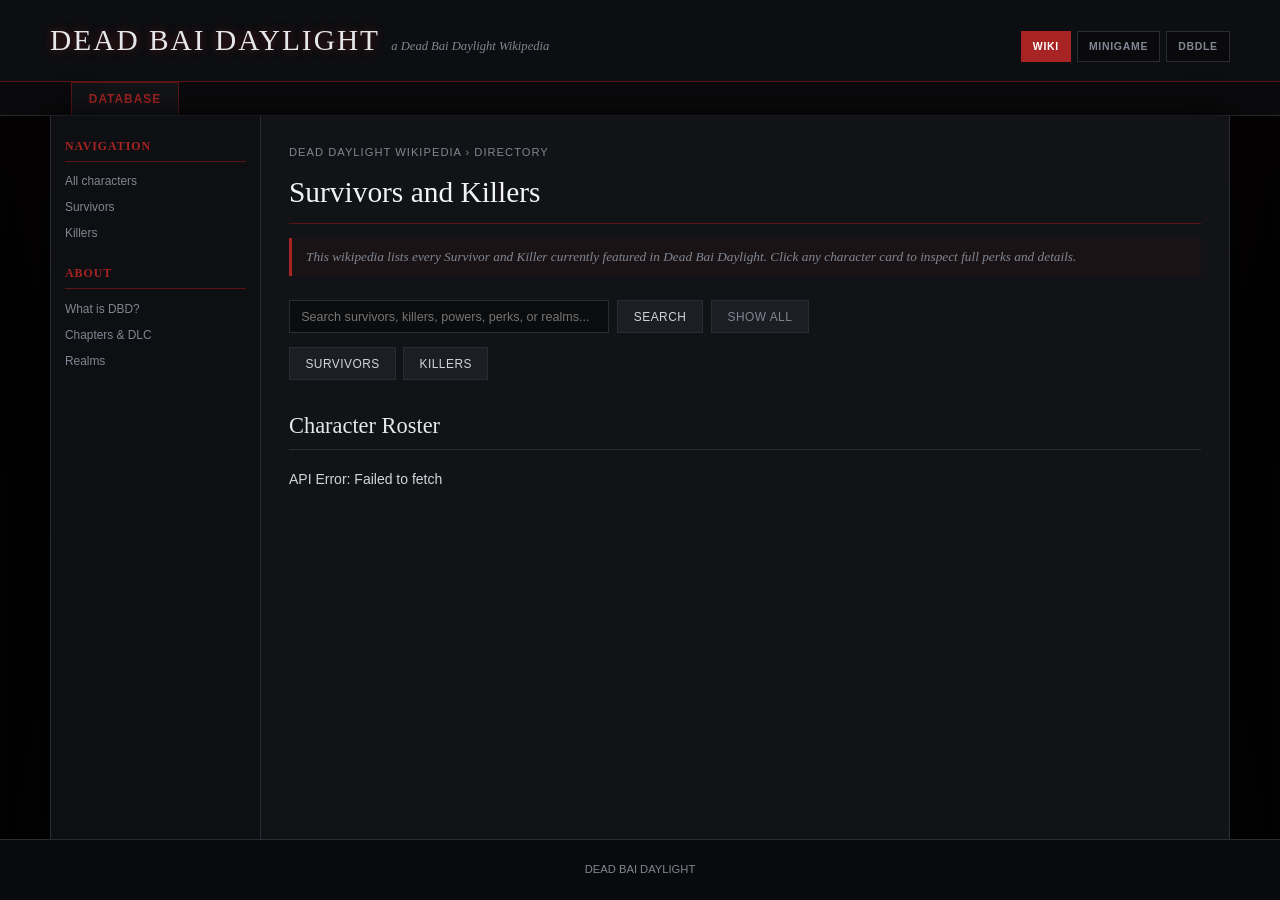
<file: web1/index.html>
<!DOCTYPE html>
<html lang="en">
<head>
    <meta charset="UTF-8">
    <meta name="viewport" content="width=device-width, initial-scale=1.0">
    <title>Dead Bai Daylight Character Directory — The Fog Wiki</title>
    <link rel="stylesheet" href="style.css">
</head>
<body>

    <header class="site-header">
        <div class="masthead-inner">
            <div class="wordmark">
                <h1>Dead Bai Daylight</h1>
                <span class="tagline">a Dead Bai Daylight Wikipedia</span>
            </div>

            <nav class="site-switcher" aria-label="DBD websites">
                <a class="site-switch-link active" href="https://my-fastapi-service-web1-two.vercel.app/">Wiki</a>
                <a class="site-switch-link" href="https://my-fastapi-service-web2-blue.vercel.app/">Minigame</a>
                <a class="site-switch-link" href="https://my-fastapi-service-web3-theta.vercel.app/">DBDle</a>
            </nav>
        </div>
    </header>

    <div class="tab-bar">
        <div class="tab-bar-inner">
            <button class="active" onclick="loadCharacters(0, '')">Database</button>
        </div>
    </div>

    <div class="page-frame">

        <nav class="wiki-sidebar">
            <h3>Navigation</h3>
            <ul>
                <li><a href="#" onclick="loadCharacters(0, ''); return false;">All characters</a></li>
                <li><a href="#" onclick="loadCharacters(0, 'Survivor'); return false;">Survivors</a></li>
                <li><a href="#" onclick="loadCharacters(0, 'Killer'); return false;">Killers</a></li>
            </ul>
            <h3>About</h3>
            <ul>
                <li><a href="#" onclick="return false;">What is DBD?</a></li>
                <li><a href="#" onclick="return false;">Chapters &amp; DLC</a></li>
                <li><a href="#" onclick="return false;">Realms</a></li>
            </ul>
        </nav>

        <main class="wiki-content">

            <p class="breadcrumb">Dead  Daylight Wikipedia &rsaquo; Directory</p>
            <h2 class="page-title">Survivors and Killers</h2>

            <p class="hatnote">
                This wikipedia lists every Survivor and Killer currently featured in <em>Dead Bai Daylight</em>. Click any character card to inspect full perks and details.
            </p>

            <section class="search">
                <div class="search-controls">
                    <input type="text" id="searchInput" placeholder="Search survivors, killers, powers, perks, or realms...">
                    <button onclick="searchCharacters(0)">Search</button>
                    <button class="secondary" onclick="loadCharacters(0, '')">Show all</button>
                </div>

                <div class="role-filters">
                    <button class="filter-btn" onclick="loadCharacters(0, 'Survivor')">Survivors</button>
                    <button class="filter-btn" onclick="loadCharacters(0, 'Killer')">Killers</button>
                </div>
            </section>

            <section>
                <h2>Character Roster</h2>
                <div id="characterList" class="agent-list">
                    Loading characters from the fog&hellip;
                </div>

                <div id="paginationContainer" class="pagination">
                    <!-- Dynamic pagination buttons load here -->
                </div>
            </section>

        </main>
    </div>

    <!-- CHARACTER DETAILS MODAL -->
    <div id="characterModal" class="modal">
        <div class="modal-content">
            <span class="close-btn" onclick="closeModal()">&times;</span>
            <div id="modalBody">
                <!-- Dynamic character details load here -->
            </div>
        </div>
    </div>

    <footer>
        <p>DEAD BAI DAYLIGHT</p>
    </footer>

    <script src="app.js"></script>
</body>
</html>
</file>
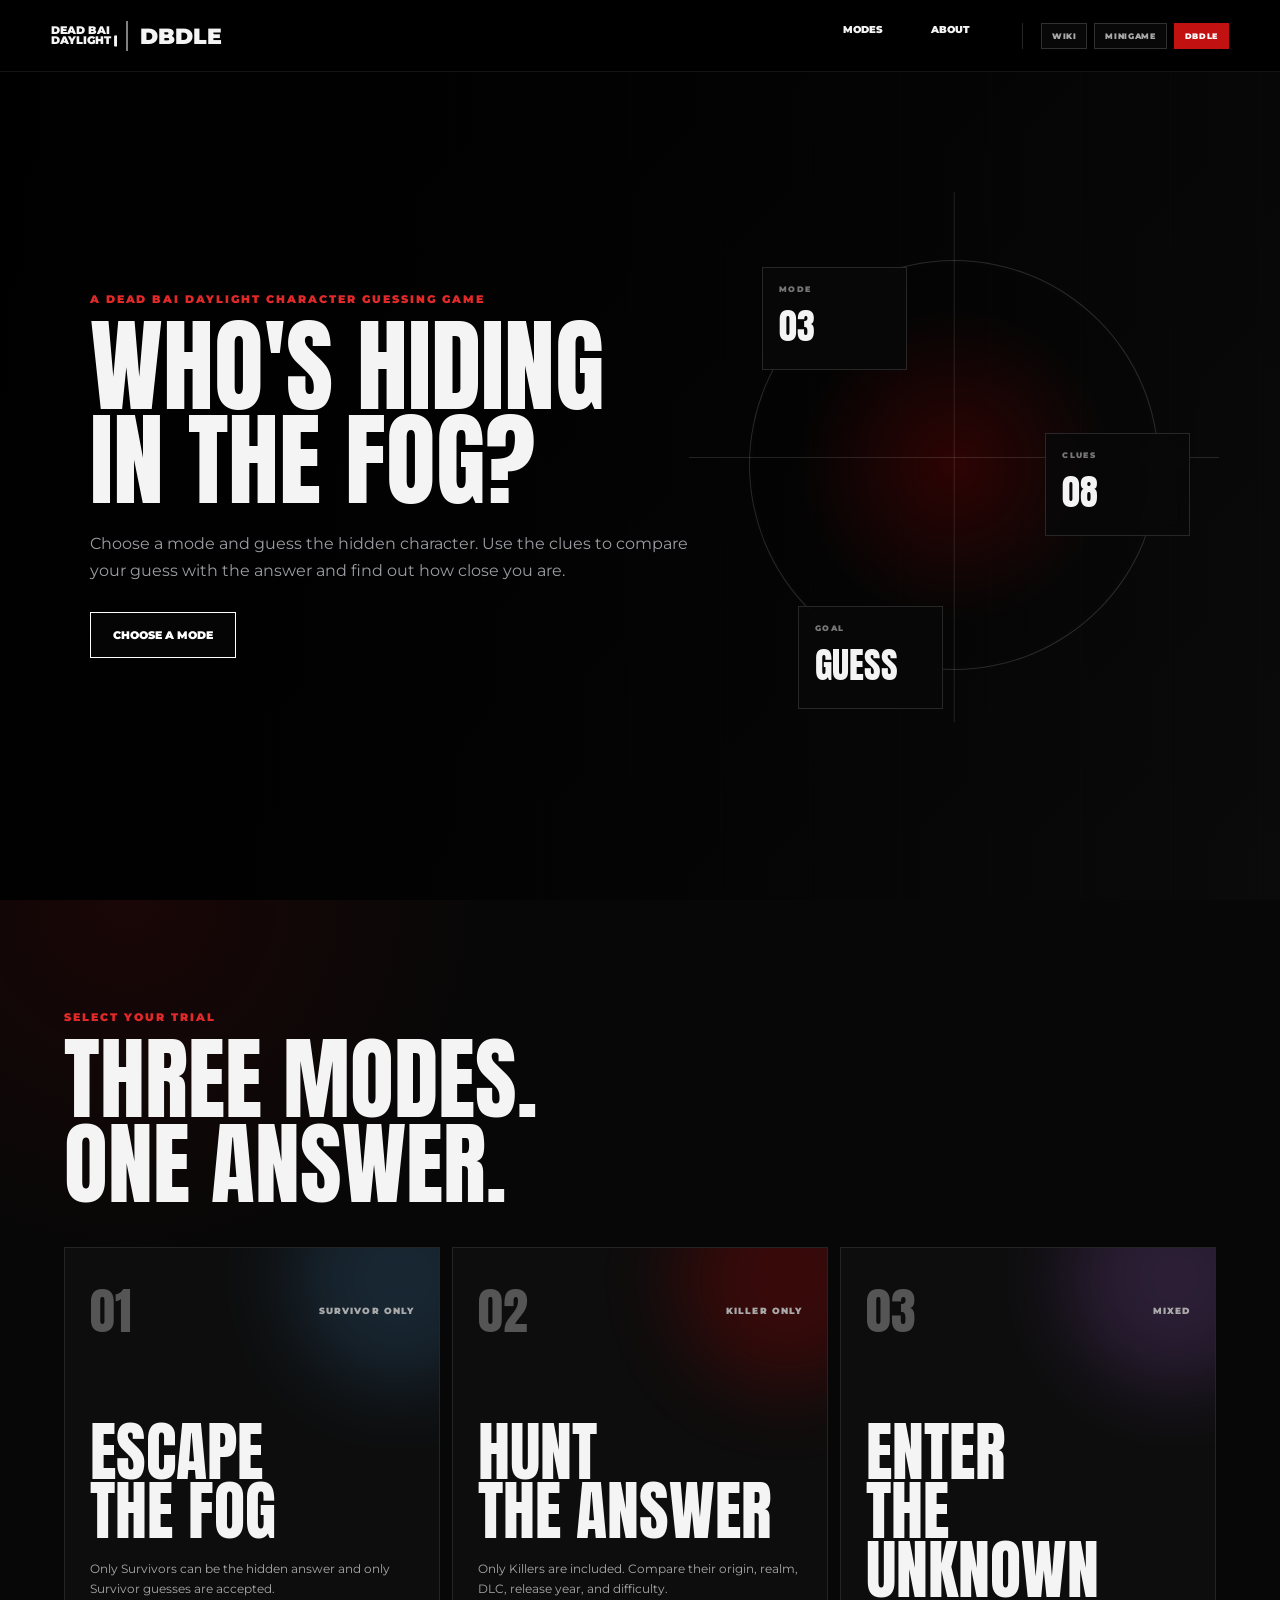
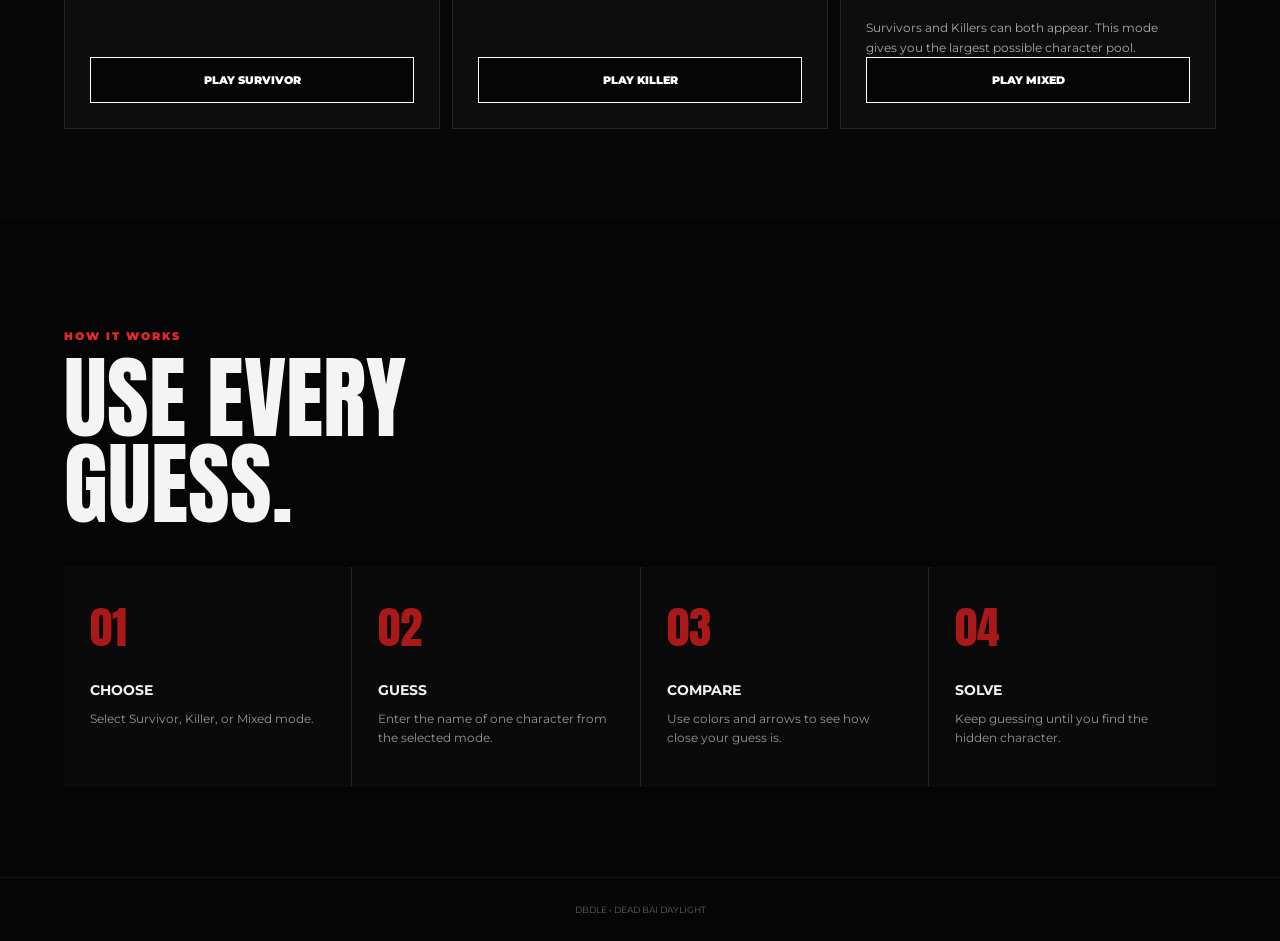
<file: web3/index.html>
<!DOCTYPE html>
<html lang="en">
<head>
    <meta charset="UTF-8">
    <meta name="viewport" content="width=device-width, initial-scale=1.0">
    <meta name="description" content="DBDle - Dead bai Daylight character guessing game">
    <title>DBDle - Choose Mode</title>
    <link rel="stylesheet" href="style.css">
</head>
<body class="home-page">

    <header class="topbar">
        <a href="index.html" class="brand">
            <span class="dbd-logo">
                DEAD BAI<br>
                DAYLIGHT <span class="scratch">|||||</span>
            </span>

            <span class="brand-divider"></span>
            <span class="brand-title">DBDLE</span>
        </a>

        <nav>
            <a href="#modes">MODES</a>
            <a href="#about">ABOUT</a>

            <div class="site-switcher" aria-label="DBD websites">
                <a class="site-switch-link" href="https://my-fastapi-service-web1-two.vercel.app/">WIKI</a>
                <a class="site-switch-link" href="https://my-fastapi-service-web2-blue.vercel.app/">MINIGAME</a>
                <a class="site-switch-link active" href="https://my-fastapi-service-web3-theta.vercel.app/">DBDLE</a>
            </div>
        </nav>
    </header>


    <main>
        <section class="home-hero">
            <div class="hero-copy">
                <p class="eyebrow">
                    A DEAD BAI DAYLIGHT CHARACTER GUESSING GAME
                </p>

                <h1>
                    WHO'S HIDING<br>
                    IN THE FOG?
                </h1>

                <p class="hero-text">
                    Choose a mode and guess the hidden character. Use the clues to compare your guess with the answer and find out how close you are.
                </p>

                <a href="#modes" class="main-btn">
                    CHOOSE A MODE
                </a>

            </div>


            <div class="hero-art">

                <div class="hero-circle"></div>

                <div class="hero-stat hero-stat-one">
                    <span>MODE</span>
                    <strong>03</strong>
                </div>

                <div class="hero-stat hero-stat-two">
                    <span>CLUES</span>
                    <strong>08</strong>
                </div>

                <div class="hero-stat hero-stat-three">
                    <span>GOAL</span>
                    <strong>GUESS</strong>
                </div>

            </div>

        </section>


        <section id="modes" class="mode-section">

            <div class="section-heading">
                <p class="eyebrow">SELECT YOUR TRIAL</p>
                <h2>THREE MODES.<br>ONE ANSWER.</h2>
            </div>


            <div class="mode-grid">
                <article class="mode-card survivor-mode">
                    <div class="mode-top">
                        <span class="mode-number">01</span>
                        <span class="mode-tag">SURVIVOR ONLY</span>
                    </div>

                    <h3>ESCAPE<br>THE FOG</h3>
                    <p>
                        Only Survivors can be the hidden answer and only Survivor
                        guesses are accepted.
                    </p>

                    <a href="game.html?mode=survivor" class="mode-btn">
                        PLAY SURVIVOR
                    </a>

                </article>


                <article class="mode-card killer-mode">
                    <div class="mode-top">
                        <span class="mode-number">02</span>
                        <span class="mode-tag">KILLER ONLY</span>
                    </div>

                    <h3>HUNT<br>THE ANSWER</h3>

                    <p>
                        Only Killers are included. Compare their origin, realm,
                        DLC, release year, and difficulty.
                    </p>

                    <a href="game.html?mode=killer" class="mode-btn">
                        PLAY KILLER
                    </a>

                </article>


                <article class="mode-card mixed-mode">

                    <div class="mode-top">
                        <span class="mode-number">03</span>
                        <span class="mode-tag">MIXED</span>
                    </div>

                    <h3>ENTER<br>THE UNKNOWN</h3>

                    <p>
                        Survivors and Killers can both appear. This mode gives
                        you the largest possible character pool.
                    </p>

                    <a href="game.html?mode=mixed" class="mode-btn">
                        PLAY MIXED
                    </a>

                </article>

            </div>

        </section>


        <section id="about" class="about-section">

            <div class="section-heading">
                <p class="eyebrow">HOW IT WORKS</p>
                <h2>USE EVERY<br>GUESS.</h2>
            </div>


            <div class="about-grid">

                <article>
                    <span>01</span>
                    <h3>CHOOSE</h3>
                    <p>Select Survivor, Killer, or Mixed mode.</p>
                </article>

                <article>
                    <span>02</span>
                    <h3>GUESS</h3>
                    <p>Enter the name of one character from the selected mode.</p>
                </article>

                <article>
                    <span>03</span>
                    <h3>COMPARE</h3>
                    <p>Use colors and arrows to see how close your guess is.</p>
                </article>

                <article>
                    <span>04</span>
                    <h3>SOLVE</h3>
                    <p>Keep guessing until you find the hidden character.</p>
                </article>

            </div>

        </section>

    </main>


    <footer>
        DBDLE • DEAD BAI DAYLIGHT
    </footer>

</body>
</html>
</file>
<file: web1/style.css>
/* =========================================================================
   DEAD BY DAYLIGHT DIRECTORY — Fog & Darkness Horror Theme
   ========================================================================= */

:root {
  --horror-bg: #0a0a0c;
  --horror-panel-bg: #121316;
  --horror-card-bg: #18191d;
  --horror-border: #2a2c33;
  --horror-border-red: #5c1414;
  --horror-red: #a82424;
  --horror-red-hover: #d63030;
  --horror-text: #d1d5db;
  --horror-text-muted: #808792;
  --serif: "Georgia", "Times New Roman", serif;
  --sans: "Helvetica Neue", Arial, sans-serif;
}

* {
  box-sizing: border-box;
  margin: 0;
  padding: 0;
}

html {
  font-size: 14px;
}

body {
  background-color: var(--horror-bg);
  background-image: 
    radial-gradient(circle at 50% 0%, #1f0808 0%, transparent 65%),
    radial-gradient(circle at 50% 100%, #050507 0%, #000000 100%);
  color: var(--horror-text);
  font-family: var(--sans);
  line-height: 1.6;
  display: flex;
  flex-direction: column;
  min-height: 100vh;
}

a {
  color: var(--horror-red);
  transition: color 0.2s ease;
}

a:hover {
  color: var(--horror-red-hover);
}

/* =========================================================================
   MASTHEAD & TAB BAR
   ========================================================================= */

header.site-header {
  background: #0d0e11;
  border-bottom: 1px solid var(--horror-border-red);
  padding: 1.2rem 1.5rem;
  box-shadow: 0 4px 20px rgba(0, 0, 0, 0.8);
}

.masthead-inner {
  max-width: 1180px;
  margin: 0 auto;
  display: flex;
  align-items: baseline;
  justify-content: space-between;
  flex-wrap: wrap;
  gap: 0.75rem;
}

.wordmark {
  display: flex;
  align-items: baseline;
  gap: 0.8rem;
}

header h1 {
  font-family: var(--serif);
  font-size: 2.1rem;
  font-weight: normal;
  color: #e5e7eb;
  letter-spacing: 2px;
  text-transform: uppercase;
  text-shadow: 0 0 10px rgba(168, 36, 36, 0.5);
  animation: flicker 3s infinite alternate;
}

header .tagline {
  font-family: var(--serif);
  font-style: italic;
  font-size: 0.9rem;
  color: var(--horror-text-muted);
}

.tab-bar {
  background: #0a0a0c;
  border-bottom: 1px solid var(--horror-border);
}

.tab-bar-inner {
  max-width: 1180px;
  margin: 0 auto;
  display: flex;
  gap: 0.25rem;
  padding: 0 1.5rem;
}

.tab-bar-inner button {
  background: transparent;
  border: 1px solid transparent;
  border-bottom: none;
  padding: 0.65rem 1.2rem;
  font-family: var(--sans);
  font-size: 0.85rem;
  color: var(--horror-text-muted);
  cursor: pointer;
  text-transform: uppercase;
  letter-spacing: 1px;
  transition: all 0.2s ease;
}

.tab-bar-inner button:hover {
  color: #ffffff;
}

.tab-bar-inner button.active {
  background: var(--horror-panel-bg);
  border-color: var(--horror-border-red);
  color: var(--horror-red);
  font-weight: bold;
}

/* =========================================================================
   PAGE FRAME & SIDEBAR
   ========================================================================= */

.page-frame {
  max-width: 1180px;
  margin: 0 auto;
  display: flex;
  width: 100%;
  flex: 1;
  background: var(--horror-panel-bg);
  border-left: 1px solid var(--horror-border);
  border-right: 1px solid var(--horror-border);
  box-shadow: 0 0 30px rgba(0, 0, 0, 0.9);
}

.wiki-sidebar {
  width: 210px;
  flex-shrink: 0;
  background: #0e0f12;
  border-right: 1px solid var(--horror-border);
  padding: 1.5rem 1rem;
  font-size: 0.85rem;
}

.wiki-sidebar h3 {
  font-family: var(--serif);
  font-size: 0.85rem;
  color: var(--horror-red);
  text-transform: uppercase;
  letter-spacing: 1px;
  border-bottom: 1px solid var(--horror-border-red);
  padding-bottom: 0.35rem;
  margin-bottom: 0.75rem;
  margin-top: 1.5rem;
}

.wiki-sidebar h3:first-child {
  margin-top: 0;
}

.wiki-sidebar ul {
  list-style: none;
}

.wiki-sidebar li {
  margin-bottom: 0.5rem;
}

.wiki-sidebar a {
  color: var(--horror-text-muted);
  text-decoration: none;
}

.wiki-sidebar a:hover {
  color: #ffffff;
  padding-left: 4px;
}

/* MAIN CONTENT */

main.wiki-content {
  flex: 1;
  padding: 2rem;
  min-width: 0;
}

.breadcrumb {
  font-size: 0.8rem;
  color: var(--horror-text-muted);
  margin-bottom: 0.5rem;
  text-transform: uppercase;
  letter-spacing: 1px;
}

main.wiki-content > h2.page-title {
  font-family: var(--serif);
  font-size: 2.1rem;
  font-weight: normal;
  color: #f3f4f6;
  border-bottom: 1px solid var(--horror-border-red);
  padding-bottom: 0.5rem;
  margin-bottom: 1rem;
}

.hatnote {
  font-family: var(--serif);
  font-style: italic;
  font-size: 0.95rem;
  color: var(--horror-text-muted);
  padding: 0.6rem 0 0.6rem 1rem;
  border-left: 3px solid var(--horror-red);
  background: rgba(168, 36, 36, 0.05);
  margin-bottom: 1.75rem;
}

/* =========================================================================
   SEARCH & FILTERS
   ========================================================================= */

.search {
  margin-bottom: 2rem;
}

.search-controls {
  display: flex;
  gap: 0.6rem;
  flex-wrap: wrap;
  align-items: center;
}

.search input {
  font-family: var(--sans);
  background-color: #0b0c0e;
  border: 1px solid var(--horror-border);
  color: var(--horror-text);
  padding: 0.6rem 0.8rem;
  font-size: 0.9rem;
  width: 320px;
  max-width: 100%;
  outline: none;
  transition: all 0.2s ease;
}

.search input:focus {
  border-color: var(--horror-red);
  box-shadow: 0 0 10px rgba(168, 36, 36, 0.3);
}

.search button, .role-filters .filter-btn {
  font-family: var(--sans);
  background: #1c1e24;
  color: var(--horror-text);
  border: 1px solid var(--horror-border);
  padding: 0.6rem 1.1rem;
  font-size: 0.85rem;
  cursor: pointer;
  text-transform: uppercase;
  letter-spacing: 0.5px;
  transition: all 0.2s ease;
}

.search button:hover, .role-filters .filter-btn:hover {
  background: var(--horror-red);
  border-color: var(--horror-red);
  color: #ffffff;
  box-shadow: 0 0 12px rgba(168, 36, 36, 0.4);
}

.search button.secondary {
  color: var(--horror-text-muted);
}

.role-filters {
  display: flex;
  gap: 0.5rem;
  margin-top: 1rem !important;
}

/* =========================================================================
   CHARACTER CARDS & PORTRAITS
   ========================================================================= */

h2 {
  font-family: var(--serif);
  font-size: 1.6rem;
  font-weight: normal;
  border-bottom: 1px solid var(--horror-border);
  padding-bottom: 0.4rem;
  margin-bottom: 1.25rem;
  color: #e5e7eb;
}

.agent-list {
  display: grid;
  grid-template-columns: repeat(auto-fill, minmax(240px, 1fr));
  gap: 1.5rem;
  padding-bottom: 1.5rem;
}

.agent-card {
  background: var(--horror-card-bg);
  border: 1px solid var(--horror-border);
  display: flex;
  flex-direction: column;
  position: relative;
  overflow: hidden;
  border-radius: 4px;
  cursor: pointer;
  transition: all 0.3s cubic-bezier(0.25, 0.8, 0.25, 1);
  animation: fadeIn 0.4s ease-out forwards;
}

.agent-card:hover {
  border-color: var(--horror-red);
  transform: translateY(-4px);
  box-shadow: 0 8px 24px rgba(168, 36, 36, 0.25);
}

.agent-card .agent-year {
  position: absolute;
  top: 10px;
  left: 10px;
  z-index: 2;
  background: rgba(10, 10, 12, 0.85);
  border: 1px solid var(--horror-border-red);
  padding: 0.2rem 0.5rem;
  font-size: 0.7rem;
  color: #ffffff;
  letter-spacing: 1px;
}

.card-portrait {
  width: 100%;
  height: 220px;
  background: #090a0c;
  display: flex;
  align-items: center;
  justify-content: center;
  overflow: hidden;
  border-bottom: 1px solid var(--horror-border);
  position: relative;
}

.card-portrait img {
  width: 100%;
  height: 100%;
  object-fit: cover;
  object-position: top center;
  filter: grayscale(25%) contrast(110%);
  transition: transform 0.4s ease, filter 0.4s ease;
}

.agent-card:hover .card-portrait img {
  transform: scale(1.06);
  filter: grayscale(0%) contrast(115%);
}

.card-content {
  padding: 1rem;
  display: flex;
  flex-direction: column;
  flex-grow: 1;
}

.agent-card h3 {
  font-family: var(--serif);
  font-size: 1.2rem;
  font-weight: bold;
  color: #ffffff;
  margin-bottom: 0.3rem;
}

.agent-card .agent-origin {
  color: var(--horror-text-muted);
  font-size: 0.8rem;
  margin-bottom: 0.75rem;
}

.agent-card button {
  margin-top: auto;
  width: 100%;
  background: transparent;
  border: 1px solid var(--horror-border-red);
  color: var(--horror-red);
  padding: 0.5rem;
  font-size: 0.8rem;
  cursor: pointer;
  text-transform: uppercase;
  letter-spacing: 1px;
  transition: all 0.2s ease;
}

.agent-card:hover button {
  background: var(--horror-red);
  color: #ffffff;
}

/* =========================================================================
   PAGINATION
   ========================================================================= */

.pagination {
  display: flex;
  justify-content: center;
  align-items: center;
  gap: 1.5rem;
  padding: 1.5rem 0;
}

.pagination button {
  background: #14151a;
  border: 1px solid var(--horror-border);
  color: var(--horror-text);
  padding: 0.5rem 1rem;
  cursor: pointer;
  transition: all 0.2s ease;
}

.pagination button:hover:not(:disabled) {
  border-color: var(--horror-red);
  color: var(--horror-red);
}

.pagination button:disabled {
  opacity: 0.3;
  cursor: not-allowed;
}

/* =========================================================================
   MODAL — Horror Popup
   ========================================================================= */

.modal {
  display: none;
  position: fixed;
  z-index: 1000;
  left: 0;
  top: 0;
  width: 100%;
  height: 100%;
  background-color: rgba(0, 0, 0, 0.85);
  backdrop-filter: blur(4px);
  justify-content: center;
  align-items: center;
  overflow-y: auto;
  padding: 2rem 1rem;
}

.modal-content {
  background-color: #121317;
  border: 1px solid var(--horror-border-red);
  width: 92%;
  max-width: 620px;
  padding: 2rem;
  position: relative;
  color: var(--horror-text);
  box-shadow: 0 0 35px rgba(168, 36, 36, 0.3);
  animation: modalPop 0.25s cubic-bezier(0.175, 0.885, 0.32, 1.275);
}

.close-btn {
  position: absolute;
  top: 1rem;
  right: 1.2rem;
  color: var(--horror-text-muted);
  font-size: 1.8rem;
  cursor: pointer;
  transition: color 0.2s ease;
}

.close-btn:hover {
  color: var(--horror-red);
}

.modal-body-layout {
  display: flex;
  gap: 1.5rem;
  align-items: flex-start;
  margin-bottom: 1rem;
}

.modal-portrait {
  width: 140px;
  height: 180px;
  object-fit: cover;
  border: 1px solid var(--horror-border-red);
  box-shadow: 0 0 15px rgba(0,0,0,0.8);
  flex-shrink: 0;
}

.modal-header h2 {
  font-family: var(--serif);
  font-size: 1.7rem;
  color: #ffffff;
  border: none;
  padding: 0;
  margin-bottom: 0.3rem;
}

.skills-list {
  background: #090a0c;
  border: 1px solid var(--horror-border);
  padding: 1rem;
  margin-top: 1.25rem;
}

.skills-list p {
  padding: 0.35rem 0;
  border-bottom: 1px solid #1a1b20;
  font-size: 0.85rem;
}

.skills-list p:last-child {
  border-bottom: none;
}

.skills-list p strong {
  color: #e5e7eb;
}

/* =========================================================================
   ANIMATIONS & FOOTER
   ========================================================================= */

@keyframes flicker {
  0%, 100% { opacity: 1; text-shadow: 0 0 10px rgba(168, 36, 36, 0.6); }
  50% { opacity: 0.85; text-shadow: 0 0 4px rgba(168, 36, 36, 0.2); }
  85% { opacity: 0.95; text-shadow: 0 0 14px rgba(168, 36, 36, 0.8); }
}

@keyframes fadeIn {
  from { opacity: 0; transform: translateY(10px); }
  to { opacity: 1; transform: translateY(0); }
}

@keyframes modalPop {
  from { opacity: 0; transform: scale(0.92); }
  to { opacity: 1; transform: scale(1); }
}

footer {
  width: 100%;
  text-align: center;
  padding: 1.5rem;
  border-top: 1px solid var(--horror-border);
  background: #090a0c;
  color: var(--horror-text-muted);
  font-size: 0.8rem;
}


/* =========================================================================
   WEBSITE SWITCHER
   ========================================================================= */

.site-switcher {
  display: flex;
  align-items: center;
  gap: 0.4rem;
  flex-wrap: wrap;
}

.site-switch-link {
  color: var(--horror-text-muted);
  text-decoration: none;
  border: 1px solid var(--horror-border);
  background: #0a0a0c;
  padding: 0.45rem 0.8rem;
  font-family: var(--sans);
  font-size: 0.75rem;
  font-weight: 600;
  text-transform: uppercase;
  letter-spacing: 0.7px;
  transition: all 0.2s ease;
}

.site-switch-link:hover {
  color: #ffffff;
  border-color: var(--horror-red);
  background: #16171b;
}

.site-switch-link.active {
  color: #ffffff;
  background: var(--horror-red);
  border-color: var(--horror-red);
}

@media (max-width: 760px) {
  .masthead-inner {
    align-items: flex-start;
  }

  .site-switcher {
    width: 100%;
  }
}
</file>
<file: web3/style.css>
@import url('https://fonts.googleapis.com/css2?family=Anton&family=Montserrat:wght@500;600;700;800;900&display=swap');

:root {
    --black: #050505;
    --black2: #090909;
    --panel: #101114;
    --panel2: #17191d;
    --white: #f4f4f4;
    --muted: #9b9da2;
    --line: rgba(255,255,255,.12);

    --red: #c11111;
    --red-dark: #751010;
    --green: #168c45;
    --gold: #b97813;
}

* {
    box-sizing: border-box;
    margin: 0;
    padding: 0;
}

html {
    scroll-behavior: smooth;
}

body {
    min-height: 100vh;
    background: var(--black);
    color: var(--white);
    font-family: "Montserrat", Arial, sans-serif;
}

a {
    color: inherit;
    text-decoration: none;
}

button,
input {
    font: inherit;
}

button {
    cursor: pointer;
}

.hidden {
    display: none !important;
}


/* HEADER */

.topbar {
    position: fixed;
    inset: 0 0 auto 0;
    z-index: 100;
    min-height: 72px;
    padding: 12px clamp(18px,4vw,58px);
    display: flex;
    align-items: center;
    justify-content: space-between;
    background: rgba(0,0,0,.94);
    border-bottom: 1px solid rgba(255,255,255,.08);
    backdrop-filter: blur(12px);
}

.brand {
    display: flex;
    align-items: center;
    gap: 12px;
    font-weight: 900;
}

.dbd-logo {
    font-size: 11px;
    line-height: .9;
}

.scratch {
    letter-spacing: -4px;
}

.brand-divider {
    width: 2px;
    height: 30px;
    background: white;
    opacity: .5;
}

.brand-title {
    font-size: clamp(15px,1.7vw,22px);
}

.topbar nav {
    display: flex;
    gap: clamp(18px,4vw,48px);
}

.topbar nav a {
    position: relative;
    font-size: 10px;
    font-weight: 900;
}

.topbar nav a::after {
    content: "";
    position: absolute;
    left: 0;
    bottom: -7px;
    width: 0;
    height: 2px;
    background: var(--red);
    transition: .2s;
}

.topbar nav a:hover::after {
    width: 100%;
}


/* SHARED */

.eyebrow {
    color: #e22929;
    font-size: 11px;
    font-weight: 900;
    letter-spacing: .18em;
    margin-bottom: 13px;
}

.main-btn,
.mode-btn {
    display: inline-flex;
    align-items: center;
    justify-content: center;
    min-height: 46px;
    padding: 0 22px;
    border: 1px solid white;
    background: #050505;
    color: white;
    font-size: 11px;
    font-weight: 900;
}

.main-btn:hover,
.mode-btn:hover {
    background: white;
    color: black;
}

.section-heading h2,
.hero-copy h1,
.game-intro h1 {
    font-family: "Anton", Impact, sans-serif;
    font-weight: 400;
}


/* HOME HERO */

.home-hero {
    min-height: 100vh;
    padding: 120px clamp(20px,7vw,96px) 70px;
    display: grid;
    grid-template-columns: 1.15fr .85fr;
    align-items: center;
    gap: 40px;
    overflow: hidden;

    background:
        linear-gradient(90deg, rgba(0,0,0,.98), rgba(0,0,0,.60)),
        repeating-linear-gradient(
            90deg,
            rgba(255,255,255,.025) 0,
            rgba(255,255,255,.025) 1px,
            transparent 1px,
            transparent 90px
        ),
        linear-gradient(135deg,#030303,#1a1a1a);
}

.hero-copy {
    position: relative;
    z-index: 2;
}

.hero-copy h1 {
    font-size: clamp(62px,8vw,118px);
    line-height: .92;
    margin-bottom: 22px;
}

.hero-text {
    max-width: 620px;
    color: var(--muted);
    line-height: 1.7;
    margin-bottom: 28px;
}

.hero-art {
    position: relative;
    height: 520px;
}

.hero-circle {
    position: absolute;
    width: 410px;
    height: 410px;
    border-radius: 50%;
    border: 1px solid rgba(255,255,255,.14);
    right: 7%;
    top: 45px;

    background:
        radial-gradient(circle, rgba(177,0,0,.24), rgba(0,0,0,.08) 55%, transparent 70%);
}

.hero-circle::before,
.hero-circle::after {
    content: "";
    position: absolute;
    inset: 48% -15%;
    height: 1px;
    background: rgba(255,255,255,.12);
}

.hero-circle::after {
    transform: rotate(90deg);
}

.hero-stat {
    position: absolute;
    min-width: 145px;
    padding: 16px;
    border: 1px solid rgba(255,255,255,.13);
    background: rgba(8,8,8,.88);
    backdrop-filter: blur(8px);
}

.hero-stat span {
    display: block;
    color: #777;
    font-size: 8px;
    font-weight: 900;
    letter-spacing: .16em;
}

.hero-stat strong {
    display: block;
    margin-top: 5px;
    font-family: "Anton", Impact, sans-serif;
    font-size: 36px;
    font-weight: 400;
}

.hero-stat-one {
    top: 10%;
    left: 5%;
}

.hero-stat-two {
    right: 0;
    top: 42%;
}

.hero-stat-three {
    left: 13%;
    bottom: 5%;
}


/* MODES */

.mode-section {
    scroll-margin-top: 72px;
    padding: 110px clamp(18px,5vw,72px) 90px;
    background:
        radial-gradient(circle at 10% 0%, rgba(165,0,0,.12), transparent 25%),
        #070707;
}

.section-heading {
    margin-bottom: 40px;
}

.section-heading h2 {
    font-size: clamp(54px,7vw,96px);
    line-height: .95;
}

.mode-grid {
    display: grid;
    grid-template-columns: repeat(3,1fr);
    gap: 12px;
}

.mode-card {
    min-height: 480px;
    padding: 25px;
    position: relative;
    display: flex;
    flex-direction: column;
    overflow: hidden;
    border: 1px solid #242424;
    background: #0d0d0d;
}

.mode-card::before {
    content: "";
    position: absolute;
    right: -70px;
    top: -80px;
    width: 220px;
    height: 220px;
    border-radius: 50%;
    filter: blur(40px);
    opacity: .24;
}

.survivor-mode::before {
    background: #3b78a8;
}

.killer-mode::before {
    background: #c00000;
}

.mixed-mode::before {
    background: #8b55b5;
}

.mode-top {
    position: relative;
    z-index: 2;
    display: flex;
    justify-content: space-between;
    align-items: center;
}

.mode-number {
    font-family: "Anton", Impact, sans-serif;
    font-size: 50px;
    color: #555;
}

.mode-tag {
    font-size: 9px;
    font-weight: 900;
    letter-spacing: .12em;
    color: #aaa;
}

.mode-card h3 {
    position: relative;
    z-index: 2;
    margin-top: 75px;
    font-family: "Anton", Impact, sans-serif;
    font-size: clamp(46px,5vw,72px);
    line-height: .92;
    font-weight: 400;
}

.mode-card p {
    position: relative;
    z-index: 2;
    margin-top: 18px;
    max-width: 420px;
    color: #a9a9a9;
    line-height: 1.65;
    font-size: 12px;
}

.mode-btn {
    position: relative;
    z-index: 2;
    margin-top: auto;
    width: 100%;
}


/* ABOUT */

.about-section {
    scroll-margin-top: 72px;
    padding: 110px clamp(18px,5vw,72px) 90px;
    background: #050505;
}

.about-grid {
    display: grid;
    grid-template-columns: repeat(4,1fr);
    gap: 1px;
    background: #242424;
}

.about-grid article {
    min-height: 220px;
    padding: 26px;
    background: #0a0a0a;
}

.about-grid span {
    font-family: "Anton", Impact, sans-serif;
    font-size: 45px;
    color: #a91919;
}

.about-grid h3 {
    margin: 20px 0 10px;
    font-size: 14px;
}

.about-grid p {
    color: #969696;
    line-height: 1.6;
    font-size: 12px;
}


/* GAME PAGE */

.game-page {
    background:
        radial-gradient(circle at 50% -10%, rgba(151,0,0,.16), transparent 28%),
        #050505;
}

.game-main {
    width: min(1400px,calc(100% - 30px));
    margin: 0 auto;
    padding: 120px 0 70px;
}

.game-intro {
    padding: 28px 0 32px;
    display: flex;
    align-items: end;
    justify-content: space-between;
    gap: 24px;
    border-bottom: 1px solid var(--line);
}

.game-intro h1 {
    font-size: clamp(55px,8vw,104px);
    line-height: .9;
}

.game-intro > div > p:last-child {
    margin-top: 14px;
    color: var(--muted);
    font-size: 12px;
}

.attempt-card {
    width: 145px;
    padding: 16px;
    border: 1px solid #2d2d2d;
    background: #0d0d0d;
}

.attempt-card span {
    color: #777;
    font-size: 8px;
    font-weight: 900;
    letter-spacing: .13em;
}

.attempt-card strong {
    display: block;
    margin-top: 5px;
    font-family: "Anton", Impact, sans-serif;
    font-size: 38px;
    font-weight: 400;
}

.game-panel {
    margin-top: 22px;
    padding: 20px;
    border: 1px solid #202020;
    background: #080808;
}

.guess-area {
    display: grid;
    grid-template-columns: 1fr 130px;
    gap: 10px;
}

.guess-form {
    display: grid;
    grid-template-columns: 1fr 120px;
    gap: 8px;
}

.guess-form input {
    width: 100%;
    height: 50px;
    padding: 0 15px;
    border: 1px solid #303030;
    background: #111;
    color: white;
    outline: none;
    font-weight: 700;
}

.guess-form input:focus {
    border-color: #777;
}

.guess-form button,
.give-up-btn {
    border: 0;
    font-size: 11px;
    font-weight: 900;
}

.guess-form button {
    background: #f1f1f1;
    color: #060606;
}

.give-up-btn {
    background: #171717;
    color: #d4d4d4;
    border: 1px solid #303030;
}

.legend-panel {
    margin: 15px 0;
    padding: 13px;
    display: flex;
    flex-wrap: wrap;
    gap: 18px;
    border: 1px solid #202020;
    background: #0c0c0c;
}

.legend-panel > div {
    display: flex;
    align-items: center;
    gap: 7px;
}

.legend-panel p {
    font-size: 9px;
    font-weight: 800;
    color: #aaa;
}

.legend-color,
.legend-arrow {
    width: 20px;
    height: 20px;
    display: grid;
    place-items: center;
}

.legend-color.correct {
    background: var(--green);
}

.legend-color.partial {
    background: var(--gold);
}

.legend-color.wrong,
.legend-arrow {
    background: var(--red-dark);
}

.table-scroll {
    width: 100%;
    overflow-x: auto;
}

.guess-table {
    min-width: 1080px;
}

.guess-header,
.guess-row {
    display: grid;
    grid-template-columns:
        120px
        110px
        110px
        145px
        165px
        185px
        110px
        145px;
    gap: 5px;
}

.guess-header {
    margin-bottom: 6px;
}

.guess-header div {
    padding: 9px 4px;
    text-align: center;
    color: #909090;
    font-size: 9px;
    font-weight: 900;
    border-bottom: 2px solid #323232;
}

.guess-rows {
    display: flex;
    flex-direction: column;
    gap: 6px;
}

.guess-row {
    animation: rowIn .25s ease both;
}

@keyframes rowIn {
    from {
        opacity: 0;
        transform: translateY(-8px);
    }

    to {
        opacity: 1;
        transform: translateY(0);
    }
}

.guess-cell {
    min-height: 95px;
    position: relative;
    padding: 8px;
    display: flex;
    align-items: center;
    justify-content: center;
    text-align: center;
    border: 1px solid rgba(255,255,255,.14);
    color: white;
    font-size: 10px;
    font-weight: 800;
    line-height: 1.25;
    overflow: hidden;
}

.guess-cell.correct {
    background: #0f6d38;
}

.guess-cell.partial {
    background: #96620c;
}

.guess-cell.wrong {
    background: #791212;
}

.character-cell {
    padding: 0;
    background: #121212 !important;
}

.character-cell img {
    width: 100%;
    height: 95px;
    object-fit: cover;
    object-position: top center;
}

.character-cell span {
    position: absolute;
    inset: auto 0 0;
    padding: 25px 5px 5px;
    background: linear-gradient(transparent,rgba(0,0,0,.96));
    font-size: 8px;
}

.direction-arrow {
    position: absolute;
    top: 5px;
    right: 6px;
    font-size: 21px;
    font-weight: 900;
}


footer {
    padding: 26px;
    text-align: center;
    color: #606060;
    border-top: 1px solid #141414;
    font-size: 9px;
}


/* RESPONSIVE */

@media (max-width: 950px) {

    .home-hero {
        grid-template-columns: 1fr;
    }

    .hero-art {
        height: 380px;
    }

    .mode-grid {
        grid-template-columns: 1fr;
    }

    .mode-card {
        min-height: 400px;
    }

    .about-grid {
        grid-template-columns: repeat(2,1fr);
    }

}

@media (max-width: 700px) {

    .brand-title,
    .brand-divider {
        display: none;
    }

    .topbar nav {
        gap: 14px;
    }

    .topbar nav a {
        font-size: 8px;
    }

    .game-intro {
        align-items: flex-start;
        flex-direction: column;
    }

    .guess-area {
        grid-template-columns: 1fr;
    }

    .guess-form {
        grid-template-columns: 1fr;
    }

    .guess-form button {
        height: 46px;
    }

}

@media (max-width: 520px) {

    .hero-copy h1 {
        font-size: 52px;
    }

    .hero-art {
        display: none;
    }

    .about-grid {
        grid-template-columns: 1fr;
    }

}


/* RESULT POPUP */

.result-modal {
    position: fixed;
    inset: 0;
    z-index: 200;
    display: grid;
    place-items: center;
    padding: 20px;
}

.result-backdrop {
    position: absolute;
    inset: 0;
    background: rgba(0,0,0,.82);
    backdrop-filter: blur(8px);
    animation: fadeIn .2s ease both;
}

.result-card {
    position: relative;
    z-index: 2;
    width: min(430px, 100%);
    padding: 28px;
    text-align: center;
    border: 1px solid rgba(255,255,255,.16);
    background:
        radial-gradient(circle at 100% 0%, rgba(150,0,0,.22), transparent 35%),
        linear-gradient(180deg, #111318, #08090b);
    box-shadow: 0 30px 90px rgba(0,0,0,.65);
    animation: resultPop .28s ease both;
}

.result-close {
    position: absolute;
    top: 10px;
    right: 12px;
    width: 34px;
    height: 34px;
    border: 0;
    background: transparent;
    color: #999;
    font-size: 28px;
    line-height: 1;
}

.result-close:hover {
    color: white;
}

.result-eyebrow {
    color: #58d88c;
    font-size: 9px;
    font-weight: 900;
    letter-spacing: .16em;
    margin-bottom: 16px;
}

.result-image-wrap {
    width: 150px;
    height: 185px;
    margin: 0 auto 18px;
    overflow: hidden;
    border: 1px solid rgba(255,255,255,.18);
    background: #111;
}

.result-image-wrap img {
    width: 100%;
    height: 100%;
    object-fit: cover;
    object-position: top center;
}

.result-small-label {
    color: #777f84;
    font-size: 8px;
    font-weight: 900;
    letter-spacing: .12em;
}

.result-card h2 {
    margin-top: 3px;
    font-family: "Anton", Impact, sans-serif;
    font-size: clamp(42px, 7vw, 62px);
    line-height: .95;
    font-weight: 400;
}

.result-info {
    margin-top: 10px;
    color: #a7ada9;
    font-size: 11px;
    line-height: 1.6;
}

.result-actions {
    margin-top: 22px;
    display: grid;
    grid-template-columns: 1fr 1fr;
    gap: 8px;
}

.result-actions button,
.result-actions a {
    min-height: 44px;
    padding: 0 16px;
    display: inline-flex;
    align-items: center;
    justify-content: center;
    border: 1px solid white;
    background: #050505;
    color: white;
    font-size: 10px;
    font-weight: 900;
}

.result-actions button:hover,
.result-actions a:hover {
    background: white;
    color: black;
}

@keyframes fadeIn {
    from { opacity: 0; }
    to { opacity: 1; }
}

@keyframes resultPop {
    from {
        opacity: 0;
        transform: translateY(18px) scale(.96);
    }

    to {
        opacity: 1;
        transform: translateY(0) scale(1);
    }
}

@media (max-width: 520px) {
    .result-card {
        padding: 24px 18px 18px;
    }

    .result-actions {
        grid-template-columns: 1fr;
    }
}

/* WEBSITE SWITCHER */

.site-switcher {
    display: flex;
    align-items: center;
    gap: 7px;
    margin-left: 4px;
    padding-left: 18px;
    border-left: 1px solid rgba(255,255,255,.15);
}

.site-switch-link {
    padding: 7px 10px;
    border: 1px solid rgba(255,255,255,.16);
    background: rgba(255,255,255,.03);
    color: #a8a8a8 !important;
    font-size: 8px !important;
    font-weight: 900;
    letter-spacing: .08em;
    transition: color .2s ease, border-color .2s ease, background .2s ease;
}

.site-switch-link::after {
    display: none !important;
}

.site-switch-link:hover {
    color: #fff !important;
    border-color: var(--red);
    background: rgba(193,17,17,.13);
}

.site-switch-link.active {
    color: #fff !important;
    background: var(--red);
    border-color: var(--red);
}

@media (max-width: 900px) {
    .topbar { align-items: center; }
    .topbar nav { gap: 12px; }
    .site-switcher { padding-left: 12px; gap: 5px; }
    .site-switch-link { padding: 6px 7px; font-size: 7px !important; }
}

@media (max-width: 700px) {
    .topbar { min-height: auto; align-items: flex-start; }
    .topbar nav { flex-wrap: wrap; justify-content: flex-end; }
    .site-switcher {
        width: 100%;
        justify-content: flex-end;
        margin-left: 0;
        padding-left: 0;
        padding-top: 8px;
        border-left: 0;
        border-top: 1px solid rgba(255,255,255,.10);
    }
}
</file>
